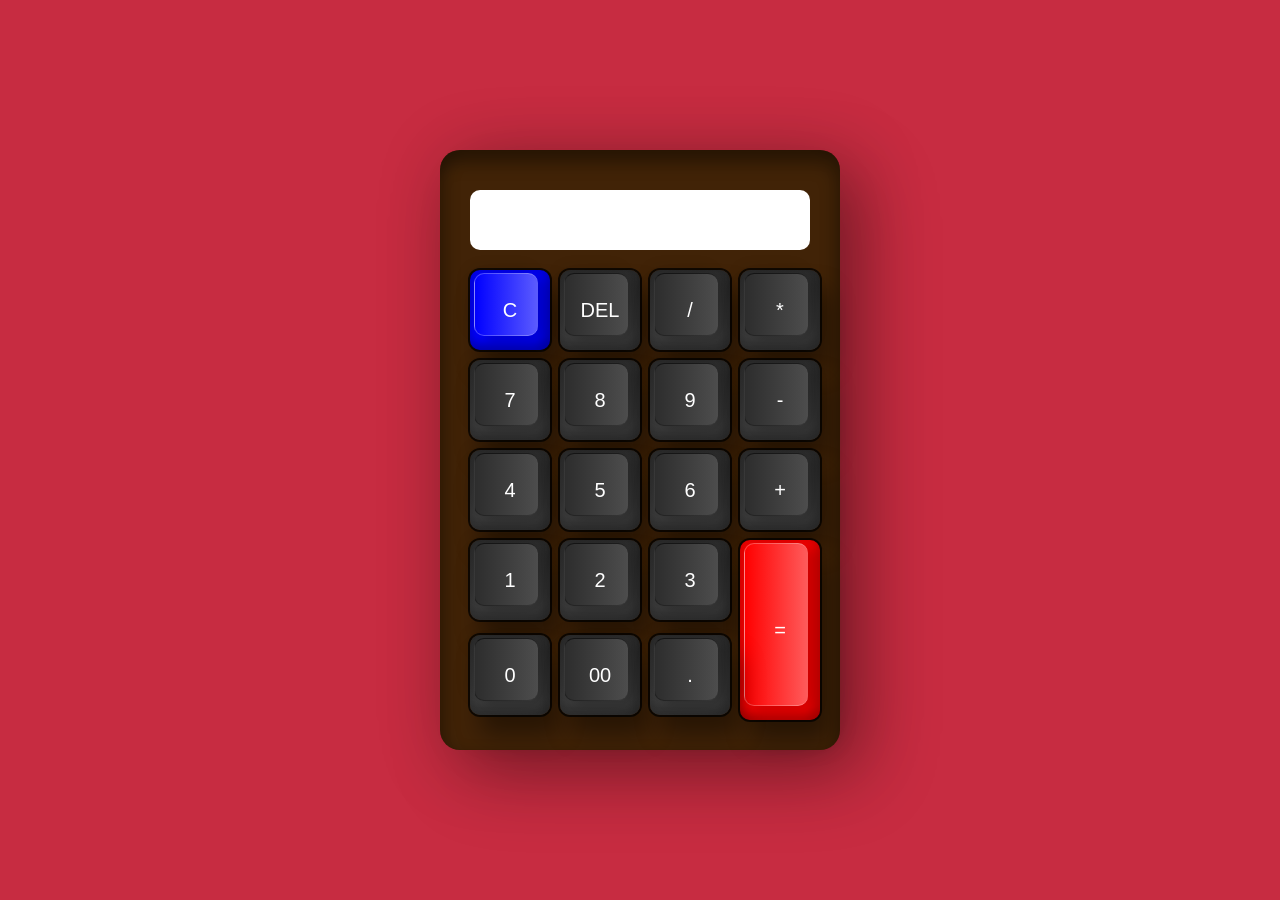
<file: index.html>
<!DOCTYPE html>
<html lang="en">
<head>
    <meta charset="UTF-8">
    <meta name="viewport" content="width=device-width, initial-scale=1.0">
    <link rel="stylesheet" href="style.css">
    <title>basicCalculator</title>
</head>
<body>
    <div class="container">
        <div class="calculator">
            <input type="text" class="value" readonly>

            <button class="num clear" data-button="C"><i>C</i></button>
            <button class="num" data-button="del"><i>del</i></button>
            <button class="num" data-button="/"><i>/</i></button>
            <button class="num" data-button="*"><i>*</i></button>


            <button class="num" data-button="7"><i>7</i></button>
            <button class="num" data-button="8"><i>8</i></button>
            <button class="num" data-button="9"><i>9</i></button>
            <button class="num" data-button="-"><i>-</i></button>


            <button class="num" data-button="4"><i>4</i></button>
            <button class="num" data-button="5"><i>5</i></button>
            <button class="num" data-button="6"><i>6</i></button>
            <button class="num" data-button="+"><i>+</i></button>

            <button class="num" data-button="1"><i>1</i></button>
            <button class="num" data-button="2"><i>2</i></button>
            <button class="num" data-button="3"><i>3</i></button>
            <button class="num equal" data-button="="><i>=</i></button>

            <button class="num" data-button="0"><i>0</i></button>
            <button class="num" data-button="00"><i>00</i></button>
            <button class="num" data-button="."><i>.</i></button>
        </div>
    </div>

    <script src="script.js"></script>
</body>
</html>
</file>
<file: style.css>
@font-face {
    font-family: 'digital-7';
    src: url(digital-7/digital-7.ttf);
    font-style: normal;
}

* {
    padding: 0;
    margin: 0;
    box-sizing: border-box;
}

body {
    background: #c72c41;
    display: flex;
    align-items: center;
    justify-content: center;
    min-height: 100vh;
    font-family: "poppins" sans-serif;
}

.container {
    background-color: rgb(65, 35, 7);
    padding: 40px 30px 30px;
    padding-right: 20px;
    border-radius: 20px;
    min-width: 200px;
    min-height: 100px;
    box-shadow: 25px 25px 75px rgb(0, 0, 0, 0.25), 10px 10px 70px rgb(0, 0, 0, 0.25), inset -5px 15px 15px rgb(0, 0, 0, 0.25), inset 5px 5px 15px rgb(0, 0, 0, 0.25);
}

.calculator {
    display: grid;
    gap: 10px;
    position: relative;
}

.calculator .value {
    grid-column: span 4;
    height: 60px;
    width: calc(100% - 10px);
    background-color: rgb(255, 255, 255);
    margin-bottom: 10px;
    border-radius: 10px;
    border: none;
    outline: none;
    font-size: 30px;
    padding: 10px;
    text-align: right;
    font-family: 'digital-7';
}

.calculator button {
    border: none;
    width: 80px;
    height: 80px;
    background: linear-gradient(180deg, #2f2f2f, #3f3f3f);
    color: white;
    border-radius: 10px;
    cursor: pointer;
    box-shadow: inset -8px 0 8px rgb(0, 0, 0, 0.15), inset 0 -8px 8px rgb(0, 0, 0, 0.25), 0 0 0 2px rgb(0, 0, 0, 0.75), 10px 20px 25px rgb(0, 0, 0, 0.4);
    position: relative;
}

.calculator button::before {
    content: '';
    position: absolute;
    top: 3px;
    left: 4px;
    right: 12px;
    bottom: 14px;
    border-radius: 10px;
    background: linear-gradient(90deg, #2d2d2d, #4d4d4d);
    box-shadow: -5px -5px 15px rgb(0, 0, 0, 0.1), 10px 5px 10px rgb(0, 0, 0, 0.15);
    border-left: 1px solid rgb(0, 0, 0, 0.27);
    border-bottom: 1px solid rgb(0, 0, 0, 0.27);
    border-top: 1px solid rgb(0, 0, 0, 0.6);
}

.calculator button i {
    position: relative;
    text-transform: uppercase;
    font-style: normal;
    font-size: 1.5em;
}

.calculator button:active {
    filter: brightness(1.5);
}

.calculator button.clear {
    background: blue;
}

.calculator button.clear::before {
    background: linear-gradient(90deg, blue, rgb(255, 255, 255, 0.36));
    border-left: 1px solid rgb(255, 255, 255, 0.27);
    border-bottom: 1px solid rgb(255, 255, 255, 0.27);
    border-top: 1px solid rgb(255, 255, 255, 0.27);
}

.calculator button.equal {
    grid-row: span 2;
    height: 180px;
    background: red;
}

.calculator button.equal::before {
    background: linear-gradient(90deg, red, rgb(255, 255, 255, 0.36));
    border-left: 1px solid rgb(255, 255, 255, 0.27);
    border-bottom: 1px solid rgb(255, 255, 255, 0.27);
    border-top: 1px solid rgb(255, 255, 255, 0.27);
}




/* Mobile */

@media (max-width: 768px) {
  .container {
    padding: 20px;
    width: 100%;
    max-width: 400px;
  }

  .calculator {
    grid-template-columns: repeat(4, 1fr);
    gap: 8px;
  }

  .calculator .value {
    height: 50px;
    font-size: 24px;
  }

  .calculator button {
    width: 100%;
    height: 60px;
    font-size: 1.2em;
  }

  .calculator button.equal {
    height: 130px;
  }
}

@media (max-width: 480px) {
  .calculator button {
    height: 55px;
    font-size: 1em;
  }

  .calculator button.equal {
    height: 120px;
  }

  .calculator .value {
    font-size: 20px;
    height: 45px;
  }
}

/* Prevent zoom on mobile input focus */
input[type="text"] {
  font-size: 16px;
}
</file>
